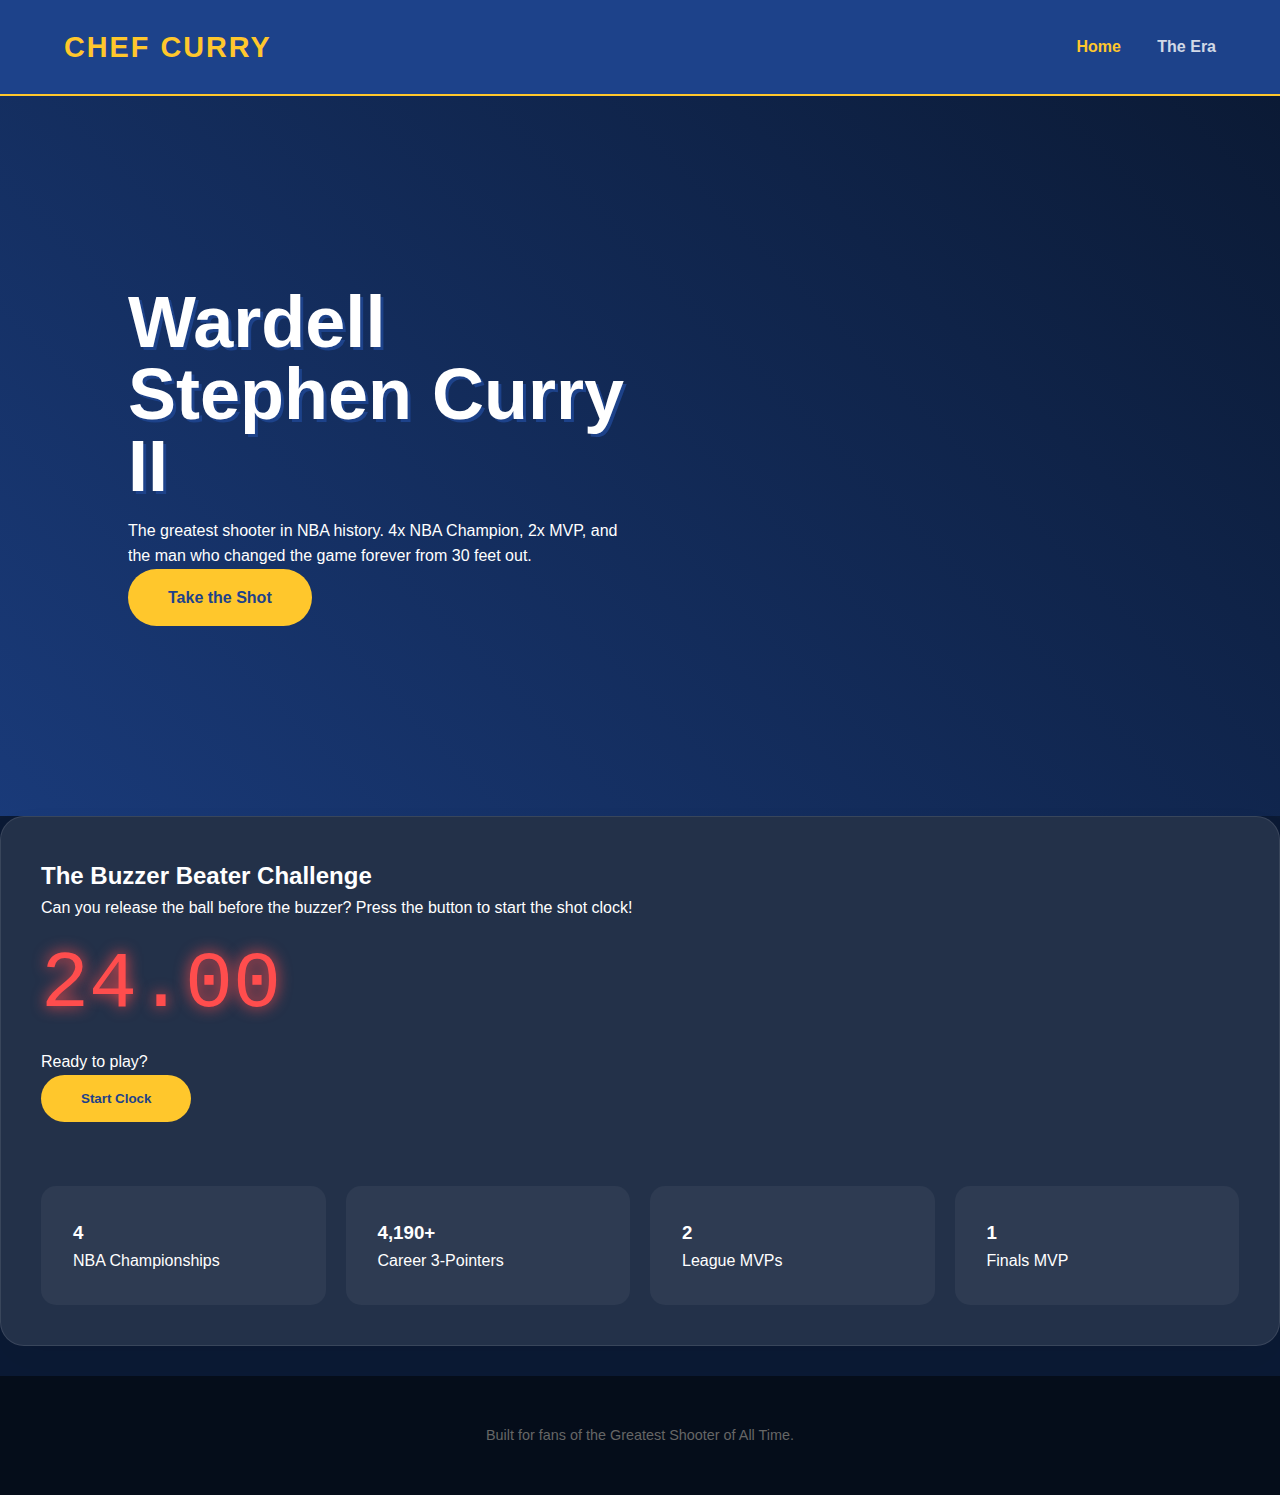
<file: index.html>
<!DOCTYPE html>
<html lang="en">
<head>
    <meta charset="UTF-8">
    <meta name="viewport" content="width=device-width, initial-scale=1.0">
    <title>The Chef's Kitchen | Steph Curry</title>
    <link rel="stylesheet" href="styles.css">
</head>
<body>
<nav>
    <div class="logo">Chef Curry</div>
    <div class="nav-links">
        <a href="index.html" class="active">Home</a>
        <a href="stats.html">The Era</a>
    </div>
</nav>
<header class="hero">
    <div class="hero-content">
        <h1>Wardell Stephen Curry II</h1>
        <p>The greatest shooter in NBA history. 4x NBA Champion, 2x MVP, and the man who changed the game forever from 30 feet out.</p>
        <a href="#challenge" class="btn">Take the Shot</a>
    </div>
</header>
<section id="challenge" class="interactive-section">
    <div class="content-card dark-card">
        <h2>The Buzzer Beater Challenge</h2>
        <p>Can you release the ball before the buzzer? Press the button to start the shot clock!</p>

        <div class="game-card">
            <div id="shot-clock">24.00</div>
            <p id="game-status">Ready to play?</p>
            <button id="start-btn" class="btn game-btn">Start Clock</button>
            <button id="shoot-btn" class="btn game-btn shoot-variant" style="display:none;">RELEASE SHOT!</button>
        </div>

        <div class="stats-grid">
            <div class="stat-item">
                <h3 id="rings-count">4</h3>
                <p>NBA Championships</p>
            </div>
            <div class="stat-item">
                <h3>4,190+</h3>
                <p>Career 3-Pointers</p>
            </div>
            <div class="stat-item">
                <h3>2</h3>
                <p>League MVPs</p>
            </div>
            <div class="stat-item">
                <h3>1</h3>
                <p>Finals MVP</p>
            </div>
        </div>
    </div>
</section>
<footer>
    <p>Built for fans of the Greatest Shooter of All Time.</p>
</footer>
<script src="index.js"></script>
</body>
</html>
</file>
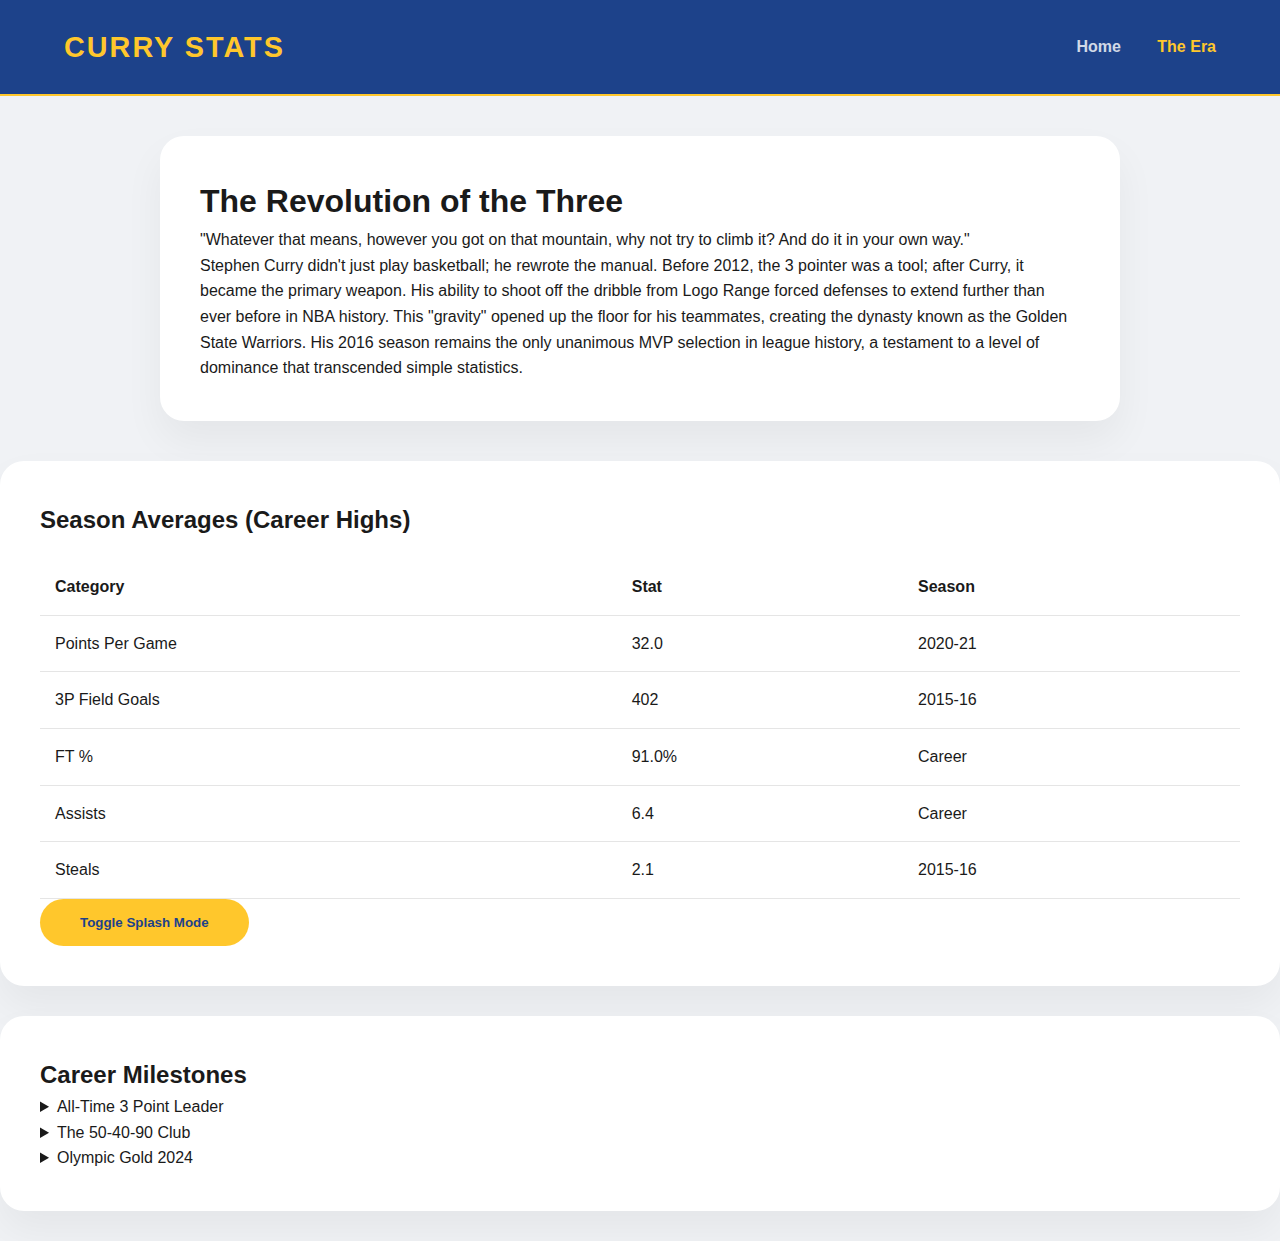
<file: stats.html>
<!DOCTYPE html>
<html lang="en">
<head>
    <meta charset="UTF-8">
    <meta name="viewport" content="width=device-width, initial-scale=1.0">
    <title>Impact & Stats</title>
    <link rel="stylesheet" href="styles.css">
</head>
<body class="stats-page-theme">
    <nav>
        <div class="logo">CURRY STATS</div>
        <div class="nav-links">
            <a href="index.html">Home</a>
            <a href="stats.html" class="active">The Era</a>
        </div>
    </nav>

    <div class="container">
        <div class="content-card">
            <h1>The Revolution of the Three</h1>
            <p class="quote">"Whatever that means, however you got on that mountain, why not try to climb it? And do it in your own way."</p>

            <div class="impact-text">
                Stephen Curry didn't just play basketball; he rewrote the manual. Before 2012, the 3 pointer was a tool; after Curry, it became the primary weapon. His ability to shoot off the dribble from <span class="highlighter">Logo Range</span> forced defenses to extend further than ever before in NBA history. This "gravity" opened up the floor for his teammates, creating the dynasty known as the Golden State Warriors. His 2016 season remains the only unanimous MVP selection in league history, a testament to a level of dominance that transcended simple statistics.
            </div>
        </div>
    </div>

    <div class="content-card">
        <h2>Season Averages (Career Highs)</h2>
        <table class="data-table">
            <thead>
            <tr>
                <th>Category</th>
                <th>Stat</th>
                <th>Season</th>
            </tr>
            </thead>
            <tbody id="stat-body">
                <tr>
                    <td>Points Per Game</td>
                    <td>32.0</td>
                    <td>2020-21</td>
                </tr>
                <tr>
                    <td>3P Field Goals</td>
                    <td>402</td>
                    <td>2015-16</td>
                </tr>
                <tr>
                    <td>FT %</td>
                    <td>91.0%</td>
                    <td>Career</td>
                </tr>

            </tbody>
        </table>

        <button class="splash-btn" id="theme-toggle">Toggle Splash Mode</button>
    </div>

    <div class="content-card">
        <h2>Career Milestones</h2>
        <details>
            <summary>All-Time 3 Point Leader</summary>
            <p>On Dec 14, 2021, at Madison Square Garden, Steph passed Ray Allen for the most career 3-pointers made in regular season history.</p>
        </details>
        <details>
            <summary>The 50-40-90 Club</summary>
            <p>In 2016, Steph joined the elite club of players who shot at least 50% from the field, 40% from three, and 90% from the free throw line while leading the league in scoring.</p>
        </details>
        <details>
            <summary>Olympic Gold 2024</summary>
            <p>The "Night Night" heard 'round the world. Curry's late game heroics against France secured his first Olympic Gold Medal in Paris.</p>
        </details>
    </div>

    <script src="index.js"></script>
</body>
</html>
</file>
<file: styles.css>
:root {
    --warriors-blue: #1D428A;
    --warriors-gold: #FFC72C;
    --white: #FFFFFF;
    --dark-bg: #0b1a35;
    --glass: rgba(255, 255, 255, 0.1);
    --primary: var(--warriors-blue);
    --accent: var(--warriors-gold);
    --bg: #f0f2f5;
    --text: #1a1a1a;
    --card-bg: #ffffff;
}
body.splash-mode {
    --primary: var(--warriors-gold);
    --accent: var(--warriors-blue);
    --bg: var(--warriors-blue);
    --text: #ffffff;
    --card-bg: rgba(255, 255, 255, 0.1);
}
* {
    margin: 0;
    padding: 0;
    box-sizing: border-box;
    font-family: 'Inter', 'Segoe UI', sans-serif;
}

body {
    background-color: var(--bg);
    color: var(--text);
    overflow-x: hidden;
    line-height: 1.6;
    transition: background-color 0.5s, color 0.5s;
}
body:not(.stats-page-theme) {
    background-color: var(--dark-bg);
    color: var(--white);
    --text: #ffffff;
}
nav {
    display: flex;
    justify-content: space-between;
    align-items: center;
    padding: 1.5rem 5%;
    background: var(--primary);
    backdrop-filter: blur(10px);
    position: sticky;
    top: 0;
    z-index: 1000;
    border-bottom: 2px solid var(--accent);
    color: white;
}
.logo {
    font-size: 1.8rem;
    font-weight: 800;
    color: var(--warriors-gold);
    text-transform: uppercase;
    letter-spacing: 2px;
}
.nav-links a {
    color: white;
    text-decoration: none;
    margin-left: 2rem;
    font-weight: 600;
    transition: color 0.3s;
    opacity: 0.8;
}
.nav-links a:hover, .nav-links a.active {
    color: var(--warriors-gold);
    opacity: 1;
}
.container {
    max-width: 1000px;
    margin: 40px auto;
    padding: 0 20px;
}
.content-card {
    background: var(--card-bg);
    padding: 40px;
    border-radius: 24px;
    box-shadow: 0 20px 40px rgba(0, 0, 0, 0.05);
    margin-bottom: 30px;
    transition: background 0.5s;
}
.dark-card {
    background: var(--glass);
    border: 1px solid rgba(255,255,255,0.1);
}
.hero {
    display: grid;
    grid-template-columns: 1fr 1fr;
    min-height: 80vh;
    align-items: center;
    padding: 0 10%;
    background: linear-gradient(45deg, rgba(29, 66, 138, 0.8), transparent),
    url('https://images.unsplash.com/photo-1546510807-a929f2016337?q=80&w=2070&auto=format&fit=crop');
    background-size: cover;
    background-position: center;
}

.hero-content h1 {
    font-size: 4.5rem;
    line-height: 1;
    margin-bottom: 1rem;
    text-shadow: 3px 3px 0 var(--warriors-blue);
}
.btn, .splash-btn {
    display: inline-block;
    padding: 1rem 2.5rem;
    background: var(--warriors-gold);
    color: var(--warriors-blue);
    text-decoration: none;
    font-weight: bold;
    border-radius: 50px;
    border: none;
    cursor: pointer;
    transition: all 0.3s cubic-bezier(0.175, 0.885, 0.32, 1.275);
}

.btn:hover, .splash-btn:hover {
    transform: scale(1.1) translateY(-2px);
    box-shadow: 0 10px 20px rgba(255, 199, 44, 0.4);
}

.shoot-variant { background: #4CAF50; color: white; }
.data-table {
    width: 100%;
    border-collapse: collapse;
    margin-top: 20px;
}

.data-table th, .data-table td {
    padding: 15px;
    text-align: left;
    border-bottom: 1px solid rgba(0, 0, 0, 0.1);
}

.stats-grid {
    display: grid;
    grid-template-columns: repeat(auto-fit, minmax(200px, 1fr));
    gap: 20px;
    margin-top: 4rem;
}

.stat-item {
    background: rgba(255,255,255,0.05);
    padding: 2rem;
    border-radius: 15px;
}

@keyframes pulse {
    0% { opacity: 1; } 50% { opacity: 0.5; } 100% { opacity: 1; }
}
.active-clock { animation: pulse 1s infinite; }
#shot-clock {
    font-size: 5rem;
    font-family: 'Courier New', monospace;
    color: #ff4d4d;
    text-shadow: 0 0 15px #ff4d4d;
}
footer {
    text-align: center;
    padding: 3rem;
    background: #050d1a;
    font-size: 0.9rem;
    color: #666;
}
</file>
